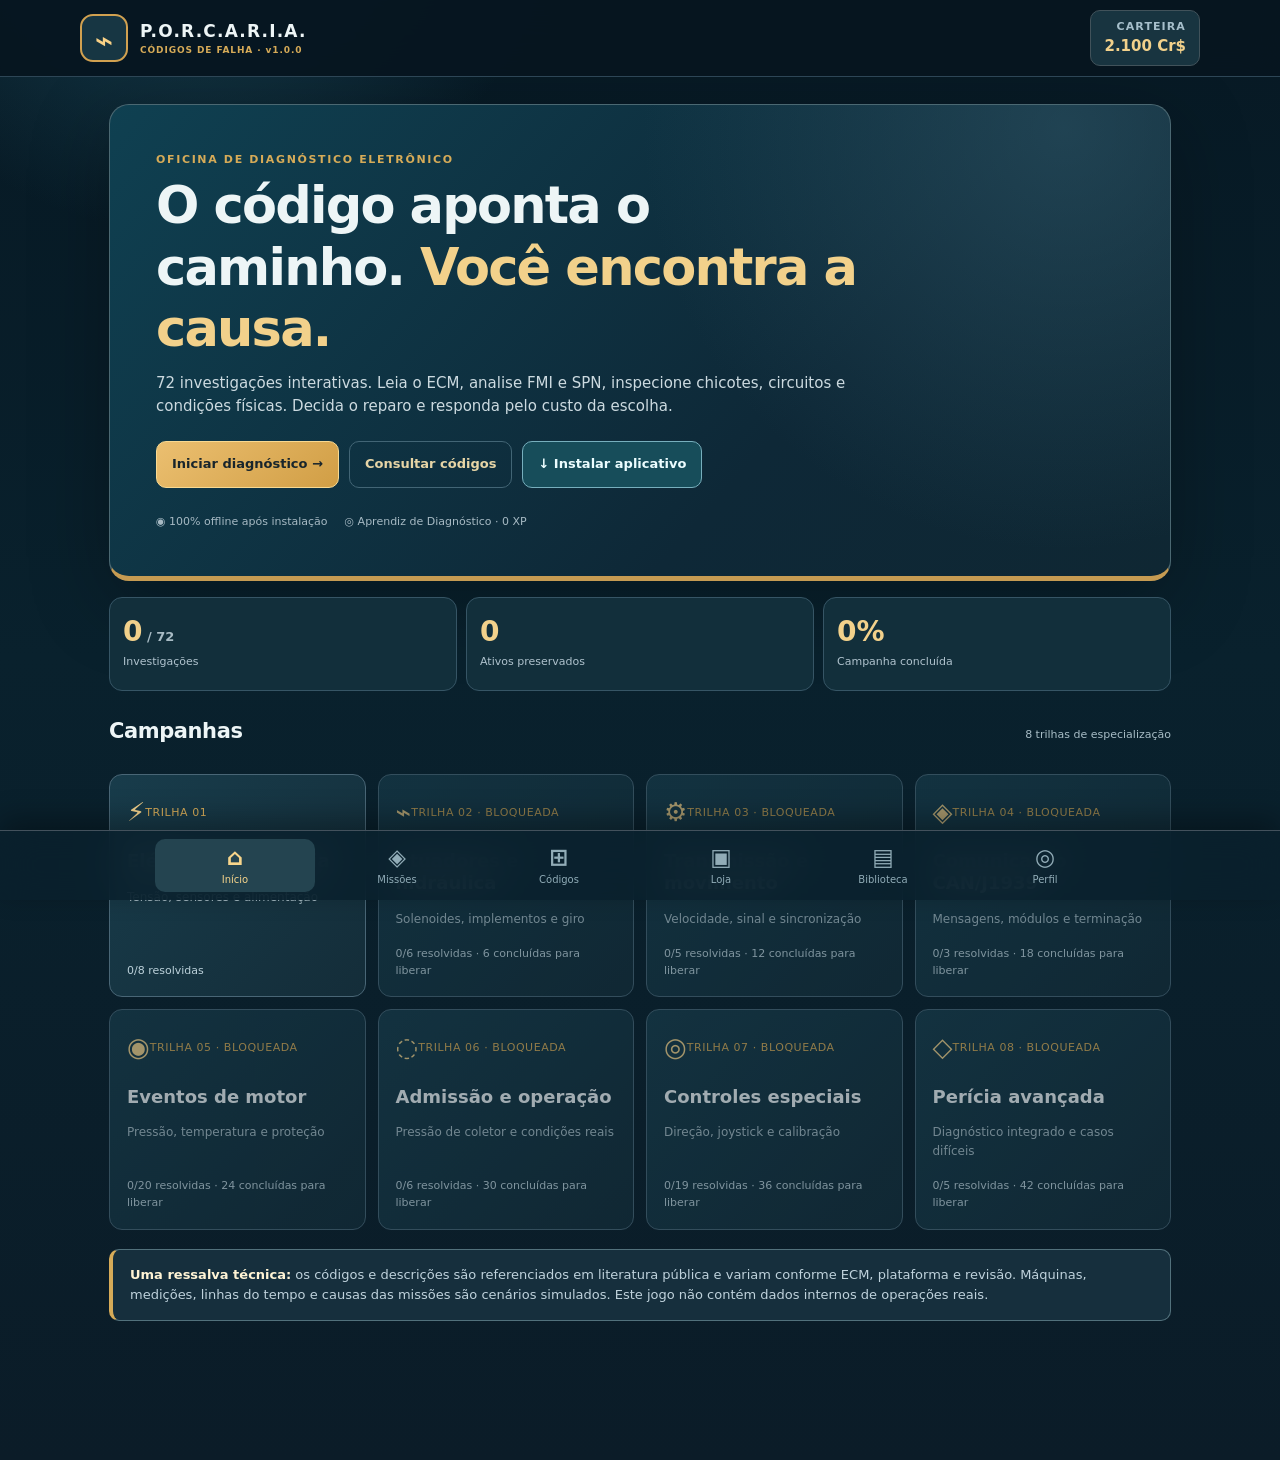
<file: index.html>
<!doctype html><html lang="pt-BR"><head><meta charset="utf-8"><meta name="viewport" content="width=device-width,initial-scale=1,viewport-fit=cover"><meta name="mobile-web-app-capable" content="yes"><meta name="theme-color" content="#091c26"><meta name="apple-mobile-web-app-capable" content="yes"><meta name="apple-mobile-web-app-status-bar-style" content="black-translucent"><meta name="apple-mobile-web-app-title" content="Códigos de Falha"><meta name="description" content="P.O.R.C.A.R.I.A. Códigos de Falha: diagnóstico eletrônico, 72 casos, catálogo FMI/J1939/CAT e economia de manutenção. PWA offline."><link rel="manifest" href="./manifest.webmanifest?revisao=pwa-20261012b"><link rel="icon" type="image/png" sizes="192x192" href="./icons/icon-192.png"><link rel="apple-touch-icon" href="./icons/icon-192.png"><link rel="stylesheet" href="./css/style.css"><title>P.O.R.C.A.R.I.A. — Códigos de Falha</title></head><body><div id="app"></div><div id="toast" class="toast" role="status" aria-live="polite"></div><input id="import-file" type="file" accept="application/json,.json" hidden><noscript>É necessário ativar JavaScript para jogar.</noscript><script src="./js/data.js"></script><script src="./js/core.js"></script><script src="./js/app.js"></script></body></html>
</file>
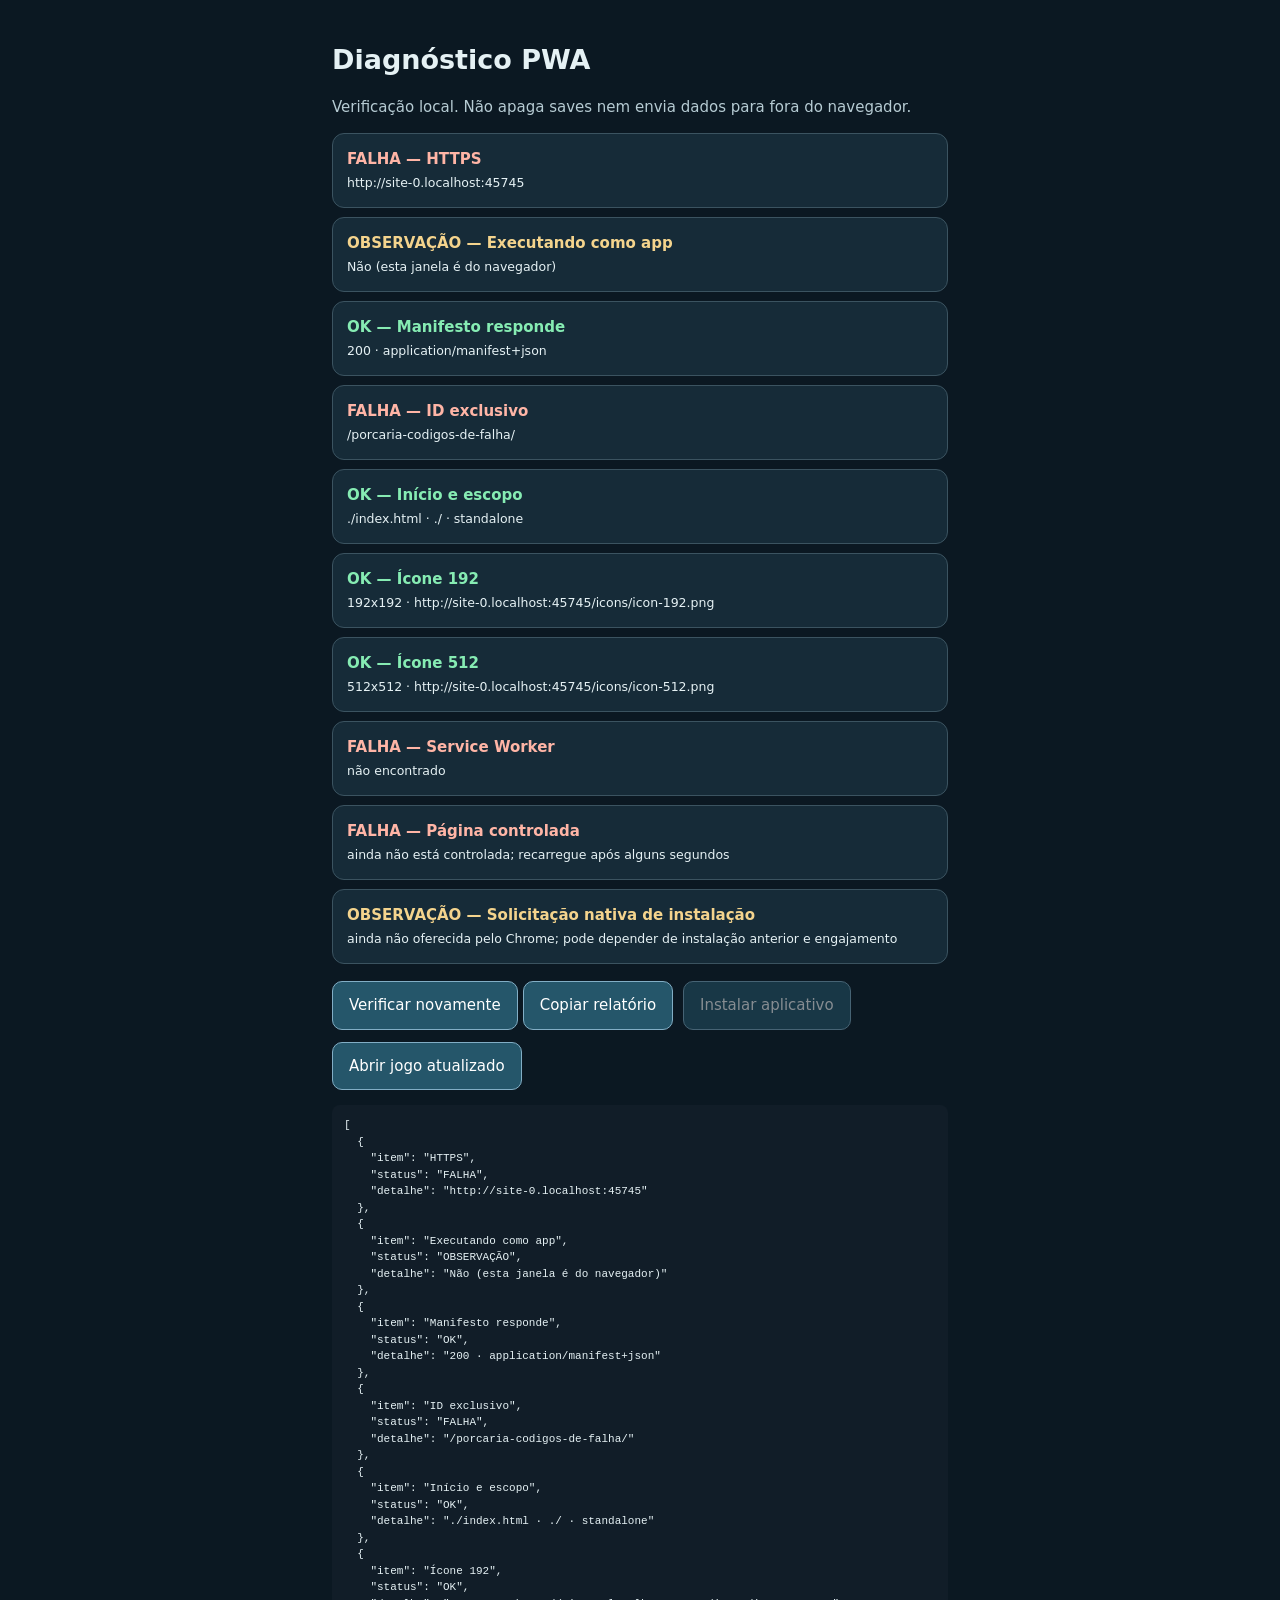
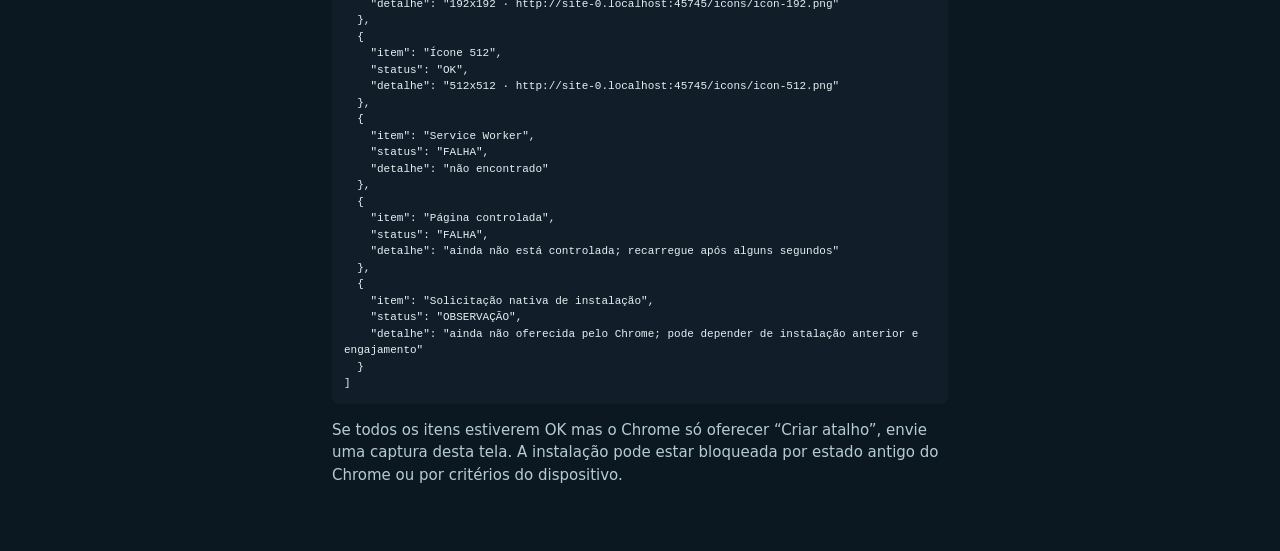
<file: pwa-diagnostico.html>
<!doctype html>
<html lang="pt-BR">
<head>
<meta charset="utf-8">
<meta name="viewport" content="width=device-width,initial-scale=1">
<meta name="theme-color" content="#11202a">
<meta name="mobile-web-app-capable" content="yes">
<link rel="manifest" href="./manifest.webmanifest?revisao=pwa-20261012b">
<title>Diagnóstico de instalação PWA</title>
<style>
:root{color-scheme:dark}*{box-sizing:border-box}body{margin:0;background:#0b1822;color:#e5f1f4;font:15px/1.5 system-ui,Arial,sans-serif}main{max-width:650px;margin:0 auto;padding:22px 17px 50px}h1{font-size:27px;margin-bottom:5px}p{color:#b6cbd3}.card{padding:14px;border:1px solid #3b5360;border-radius:12px;margin:9px 0;background:#162b38}.ok{color:#86ecb3}.bad{color:#ffb5a6}.waiting{color:#f4d48d}b{display:block}small{word-break:break-all}button,a.action{margin:8px 5px 4px 0;display:inline-block;padding:12px 16px;border:1px solid #82aec5;border-radius:10px;background:#25566a;color:#fff;text-decoration:none;font:inherit}button:disabled{opacity:.5}pre{font-size:11px;white-space:pre-wrap;overflow-wrap:anywhere;padding:12px;background:#111d28;border-radius:8px}
</style>
</head>
<body><main>
<h1>Diagnóstico PWA</h1><p>Verificação local. Não apaga saves nem envia dados para fora do navegador.</p>
<div id="status">Verificando manifesto, ícones e Service Worker…</div>
<button id="retry">Verificar novamente</button><button id="copy">Copiar relatório</button>
<button id="install" disabled>Instalar aplicativo</button>
<a class="action" href="./index.html?revisao=pwa-20261012b">Abrir jogo atualizado</a>
<pre id="log"></pre>
<p>Se todos os itens estiverem OK mas o Chrome só oferecer “Criar atalho”, envie uma captura desta tela. A instalação pode estar bloqueada por estado antigo do Chrome ou por critérios do dispositivo.</p>
<script>
const out=document.getElementById('status'),log=document.getElementById('log'),report=[];
let pendingInstall=null;
function put(name,ok,detail){report.push({item:name,status:ok===true?'OK':ok===false?'FALHA':'OBSERVAÇÃO',detalhe:String(detail||'')});out.innerHTML=report.map(x=>'<div class="card"><b class="'+(x.status==='OK'?'ok':x.status==='FALHA'?'bad':'waiting')+'">'+x.status+' — '+x.item+'</b><small>'+x.detalhe.replaceAll('&','&amp;').replaceAll('<','&lt;')+'</small></div>').join('');log.textContent=JSON.stringify(report,null,2);}
function imgCheck(src,width,height){return new Promise(resolve=>{const img=new Image();img.onload=()=>resolve({ok:img.naturalWidth===width&&img.naturalHeight===height,found:img.naturalWidth+'x'+img.naturalHeight});img.onerror=()=>resolve({ok:false,found:'imagem não carregou'});img.src=src;});}
async function run(){report.length=0;put('HTTPS',location.protocol==='https:',location.origin);put('Executando como app',null,matchMedia('(display-mode: standalone)').matches?'Sim':'Não (esta janela é do navegador)');let manifest;
try{const url=new URL('./manifest.webmanifest?diagnostico='+Date.now(),location.href);const response=await fetch(url,{cache:'no-store'});put('Manifesto responde',response.ok,response.status+' · '+response.headers.get('content-type'));manifest=await response.json();put('ID exclusivo',manifest.id===new URL('./',location.href).pathname,manifest.id);put('Início e escopo',!!manifest.start_url&&!!manifest.scope&&manifest.display==='standalone',manifest.start_url+' · '+manifest.scope+' · '+manifest.display);
const icons=manifest.icons||[];for(const size of [192,512]){const icon=icons.find(i=>i.sizes&&i.sizes.includes(size+'x'+size));if(!icon){put('Ícone '+size,false,'não declarado');continue;}const src=new URL(icon.src,url).href;const check=await imgCheck(src,size,size);put('Ícone '+size,check.ok,check.found+' · '+src);}
}catch(e){put('Manifesto',false,e.message);}
try{const r=await navigator.serviceWorker?.getRegistration('./');put('Service Worker',!!r?.active,r?.active?.scriptURL||'não encontrado');put('Página controlada',!!navigator.serviceWorker?.controller,navigator.serviceWorker?.controller?.scriptURL||'ainda não está controlada; recarregue após alguns segundos');}catch(e){put('Service Worker',false,e.message);}
put('Solicitação nativa de instalação',pendingInstall?true:null,pendingInstall?'disponível':'ainda não oferecida pelo Chrome; pode depender de instalação anterior e engajamento');
}
window.addEventListener('beforeinstallprompt',e=>{e.preventDefault();pendingInstall=e;document.getElementById('install').disabled=false;run();});
document.getElementById('install').onclick=async()=>{if(!pendingInstall)return;await pendingInstall.prompt();pendingInstall=null;document.getElementById('install').disabled=true;};
document.getElementById('retry').onclick=run;
document.getElementById('copy').onclick=async()=>{try{await navigator.clipboard.writeText(log.textContent);alert('Relatório copiado.');}catch(e){alert('Selecione o relatório abaixo para copiar.');}};
run();
</script>
</main></body></html>
</file>
<file: css/style.css>
:root{color-scheme:dark;--bg:#081922;--panel:#102a38;--panel2:#173746;--ink:#edf5f6;--muted:#a8bdc6;--gold:#d6ab58;--gold2:#f2d18b;--border:#365263;--green:#8ae5b4;--red:#ff9b91}*{box-sizing:border-box}html{scroll-behavior:smooth}body{margin:0;background:radial-gradient(circle at 15% -10%,#1a4859 0,transparent 380px),linear-gradient(180deg,#071924,#09212d 45%,#0b1c28);color:var(--ink);font-family:Inter,"Segoe UI",system-ui,Arial,sans-serif;line-height:1.55;min-height:100vh}button,input,select{font:inherit}button{cursor:pointer;transition:border-color .15s,background-color .15s,transform .15s}button:disabled{opacity:.45;cursor:not-allowed;transform:none!important}button:focus-visible,input:focus-visible,select:focus-visible{outline:2px solid var(--gold);outline-offset:3px}a{color:var(--gold2)}h1,h2,h3{line-height:1.2}h1{font-size:clamp(29px,5.5vw,51px);letter-spacing:-.035em;margin:7px 0 13px}h2{font-size:21px;letter-spacing:-.02em;margin:0 0 13px}h3{font-size:15px;margin:0 0 8px}p{color:var(--muted);margin:10px 0 15px}small{font-size:11px}.top{position:sticky;z-index:20;top:0;display:flex;justify-content:space-between;align-items:center;gap:12px;padding:10px max(13px,calc((100vw - 1120px)/2));background:rgba(7,22,32,.95);backdrop-filter:blur(18px);border-bottom:1px solid #2d4656;min-height:76px}.brand{display:flex;align-items:center;gap:12px;background:none;border:none;color:var(--ink);text-align:left;padding:0}.brandlogo{font-size:31px;font-weight:800;width:48px;height:48px;display:grid;place-items:center;border:2px solid #d1a150;border-radius:13px;background:#173643;color:#f9d186}.brand strong,.brand small{display:block}.brand strong{letter-spacing:.07em;font-size:17px}.brand small{letter-spacing:.1em;color:var(--gold);font-size:9px;font-weight:800}.balance{text-align:right;color:var(--ink);background:#183440;border:1px solid #41525a;padding:7px 13px;border-radius:10px}.balance small,.balance strong{display:block}.balance small{color:#a6bfcb;letter-spacing:.1em;font-weight:800}.balance strong{color:var(--gold2);font-size:15px}main{max-width:1100px;margin:0 auto;padding:27px 19px 120px}.bottom{position:fixed;z-index:25;bottom:0;left:0;right:0;display:flex;justify-content:center;gap:2px;padding:8px max(8px,calc((100vw - 1100px)/2)) calc(8px + env(safe-area-inset-bottom));background:#0a202ddf;backdrop-filter:blur(18px);border-top:1px solid #43515c;box-shadow:0 -10px 30px #0005}.navitem{flex:1;max-width:160px;display:flex;flex-direction:column;align-items:center;gap:0;border:0;border-radius:10px;background:transparent;color:#91acb7;padding:5px 2px}.navitem b{font-size:23px;line-height:1.2}.navitem small{font-size:10px}.navitem.on{background:#244450;color:#f7d58b}.eyebrow{font-weight:850;letter-spacing:.15em;text-transform:uppercase;font-size:11px;color:var(--gold)}.hero{background:radial-gradient(circle at 90% 5%,#3460717a,transparent 40%),linear-gradient(132deg,#0f4051,#0e2837 65%,#0f2733);border:1px solid #4b6872;border-bottom:5px solid #c69b52;border-radius:20px;padding:clamp(23px,6vw,46px);box-shadow:0 20px 80px #0004}.hero h1{max-width:730px}.hero h1 em{color:var(--gold2);font-style:normal}.hero p{font-size:15px;max-width:690px;color:#ccdae0}.heroactions{display:flex;gap:10px;flex-wrap:wrap;margin-top:23px}.herofooter{margin-top:25px;display:flex;gap:17px;flex-wrap:wrap;color:#a7bac4;font-size:11px}.primary,.secondary,.ghost,.outline,.dangerbtn{border-radius:10px;padding:12px 15px;font-weight:800;font-size:13px;min-height:43px}.primary{background:linear-gradient(140deg,#ebbf70,#d19e45);border:1px solid #f8d991;color:#18252c}.secondary{background:#174d5a;border:1px solid #77afbd;color:#ecfdff}.outline{background:#172d39;border:1px solid #536d77;color:#e9f3f7}.ghost{background:transparent;border:1px solid #426575;color:#e7d5a6}.dangerbtn{background:#92484b;border:1px solid #fa9f98;color:white}.wide{width:100%;margin-top:15px}.small{padding:8px 11px;min-height:33px;font-size:11px}.textbtn{color:var(--gold2);background:transparent;border:0;text-decoration:underline;padding:6px;text-align:left;font-size:12px}.flex{display:flex;align-items:center;gap:10px}.flex.wrap{flex-wrap:wrap}.flex.between{justify-content:space-between}.buttons{flex-wrap:wrap;margin-top:17px}.buttons>*{flex:1;min-width:145px}.stats{display:grid;grid-template-columns:repeat(3,minmax(0,1fr));gap:9px;margin:16px 0 28px}.stats>div{background:#122f3b;border:1px solid #365565;border-radius:13px;padding:17px 13px}.stats strong{font-size:28px;display:block;line-height:1.2;color:var(--gold2)}.stats strong small{font-size:13px;color:#a9bcc5}.stats span{font-size:11px;color:#b0c3ce}.notice{margin:19px 0;background:#162f3d;border:1px solid #52717c;border-left:4px solid var(--gold);border-radius:10px;padding:15px 17px;color:#bfd2dc;font-size:13px}.notice b,.notice strong{color:#fff4d5}.notice.success{border-color:#4c8873;background:#163c36;color:#abedca}.notice.danger{background:#422c35;border-color:#e59d8d}.headingline{display:flex;align-items:baseline;gap:10px;justify-content:space-between;margin:27px 0 17px}.headingline small{color:var(--muted)}.chapters{display:grid;grid-template-columns:repeat(4,minmax(0,1fr));gap:12px}.chapter{background:linear-gradient(135deg,#183c4b,#142d39);border:1px solid #496676;color:#eff5f7;border-radius:13px;padding:17px;text-align:left;min-height:210px;display:flex;flex-direction:column;gap:4px}.chapter:hover,.mission:hover:not(:disabled),.manual:hover{border-color:var(--gold);transform:translateY(-2px)}.chapter h3{font-size:18px;margin-top:14px}.chapter p{font-size:12px;flex:1;margin:4px 0}.chapter>small{color:#bcd1da}.chapterupper{display:flex;justify-content:space-between;align-items:center}.chapterupper span{font-size:26px;color:var(--gold2)}.chapterupper small{color:var(--gold);text-align:right;letter-spacing:.05em}.progress{height:5px;background:#284654;border-radius:3px;overflow:hidden}.progress span{display:block;height:100%;background:#dfb76d}.chapter.locked{opacity:.66}.pagehead{margin-bottom:24px}.pagehead h1{margin-bottom:5px}.pagehead p{max-width:760px}.searchrow{display:grid;grid-template-columns:1fr 250px;gap:10px;margin-bottom:20px}input:not([type=checkbox]),select{background:#173441;border:1px solid #5a6d74;border-radius:10px;color:white;padding:12px 14px;min-width:0}.missions{display:grid;grid-template-columns:repeat(2,minmax(0,1fr));gap:11px}.mission{display:flex;align-items:stretch;flex-direction:column;min-height:220px;padding:20px;text-align:left;color:var(--ink);border:1px solid #435b68;border-radius:13px;background:linear-gradient(130deg,#173442,#112b38)}.mission.muted{opacity:.44}.mission h3{font-size:17px;margin:15px 0 9px}.mission p{font-size:12px;flex:1;margin:2px 0 14px}.missionbottom{display:flex;align-items:center;justify-content:space-between;gap:9px;color:var(--gold2);font-weight:750;font-size:12px;margin-top:15px;border-top:1px solid #3b5461;padding-top:12px}.missionbottom small{color:#93aebc}.pill{border-radius:6px;background:#244757;border:1px solid #437185;padding:3px 8px;color:#b2d2df;font-weight:800;font-size:10px;letter-spacing:.03em;display:inline-block}.pill.red{background:#5d323a;color:#ffb4a9;border-color:#a86769}.pill.amber,.pill.gold{color:#f4d58d;border-color:#b39150;background:#463d2c}.pill.green{background:#19473c;border-color:#40866b;color:#9cf2c0}.tag{border:1px solid #456573;border-radius:5px;padding:2px 7px;font-size:10px;color:#c5dee7}.minor{font-size:11px;color:#94aeb9;margin-top:17px}.gamebar{display:flex;justify-content:space-between;align-items:center;gap:12px;color:#c69f62;font-size:11px;letter-spacing:.08em;font-weight:800}.stepbars{display:grid;grid-template-columns:repeat(6,1fr);gap:5px;margin:14px 0 20px}.stepbars>div{height:5px;background:#2b4453;border-radius:3px}.stepbars>div.on{background:var(--gold)}.casehero{margin-bottom:20px}.casehero h1{font-size:clamp(24px,4vw,36px)}.casehero>.flex{margin:12px 0}.casehero p{color:#c9dbe1}.gamepanel{border-radius:16px;background:#112b39;border:1px solid #4c6877;padding:clamp(18px,4vw,30px)}.gamepanel>p{font-size:14px}.stagename{font-size:10px;font-weight:900;letter-spacing:.12em;color:var(--gold);margin-bottom:10px}.choices{display:grid;gap:9px;margin:18px 0}.choice{min-height:66px;border:1px solid #476676;border-radius:10px;background:#1c3e4a;text-align:left;color:#edf4f7;padding:15px;display:flex;gap:10px;align-items:center;justify-content:space-between;font-size:13px}.choice>span{font-size:20px;color:var(--gold2)}.choice.selected{background:#3d3d2d;border-color:#edc674}.terminal{background:#061b22;border:1px solid #366b71;box-shadow:inset 0 0 30px #00151d;border-radius:12px;padding:12px 17px;margin:22px 0;font-family:ui-monospace,SFMono-Regular,Consolas,monospace}.terminalhead{display:flex;justify-content:space-between;align-items:center;gap:10px;color:#80f3c1;font-size:12px;padding:10px 0;border-bottom:1px solid #224e53}.terminalhead span{font-size:10px}.termrow{display:grid;grid-template-columns:145px 1fr;gap:15px;padding:9px 0;border-bottom:1px solid #1a3b43;align-items:start;font-size:12px}.termrow span{color:#86adb5}.termrow strong{font-weight:700;color:#d9ece9}.ambertext{color:var(--gold2)!important}.greentext{color:var(--green)!important}.redtext{color:var(--red)!important}.testsgrid{display:grid;grid-template-columns:repeat(2,minmax(0,1fr));gap:12px;margin:20px 0}.test{border:1px solid #406271;border-radius:12px;background:#183845;padding:17px}.test .flex{align-items:flex-start}.test h3{font-size:13px;margin:0}.test p{font-size:12px}.evidence{background:#092e30;border-left:3px solid #68c2a0;border-radius:5px;padding:11px 13px;margin-top:14px}.evidence b{font-size:12px;color:#8bf0bd}.evidence p{color:#c6e4dc;margin:7px 0 2px;font-size:12px}.evidencefeed{margin:20px 0}.evidencefeed>div{background:#153c3b;border-left:3px solid #78c1a0;margin:8px 0;padding:11px 13px;border-radius:5px}.evidencefeed span{font-weight:850;font-size:11px;color:#a6f3cd}.evidencefeed p{font-size:12px;margin:5px 0}.scorebox{padding:24px;text-align:center;background:#173f36;border:1px solid #42846d;border-radius:16px;margin-bottom:20px}.scorebox.bad{background:#45323a;border-color:#9e5b61}.scorebox>span{display:block;color:var(--gold2);font-size:11px;text-transform:uppercase;letter-spacing:.11em}.scorebox>strong{display:block;font-size:76px;line-height:1.1;color:#ffdb96}.scorebox>strong small{font-size:18px;color:#c5d8d6}.scorebox h2{margin:7px 0 13px}.scorebox p{color:#dbe8e4;font-size:13px;max-width:650px;margin:auto}.reportpaper,.paper{background:#f1efe7;color:#19303b;border-radius:13px;padding:clamp(18px,5vw,40px);margin:15px 0}.reportpaper p,.paper p{color:#3c535b;font-size:14px;line-height:1.7}.reportpaper h2,.paper h3{color:#144b63}.reportpaper b{color:#193947}.paperhead{letter-spacing:.09em;font-weight:900;color:#a67a32;font-size:11px;margin-bottom:15px}.walletcard{padding:24px;border-radius:14px;border:1px solid #71866a;background:linear-gradient(140deg,#185258,#143846);margin-bottom:22px}.walletcard span,.walletcard small{display:block;color:#c6d8dc;letter-spacing:.09em}.walletcard span{font-size:11px;font-weight:900}.walletcard strong{font-size:clamp(26px,5vw,41px);color:var(--gold2);display:block}.walletcard small{letter-spacing:normal}.groupname{margin:28px 0 14px}.shoplist,.sources,.codegrid{display:grid;gap:10px}.shopitem{display:flex;justify-content:space-between;align-items:center;gap:15px;padding:17px;border:1px solid #3e606a;background:#153441;border-radius:12px}.shopitem strong{font-size:15px}.shopitem p{margin:5px 0;font-size:12px}.shopitem small{color:var(--gold2)}.shopactions{text-align:right;flex:0 0 120px}.shopactions>span{display:block;color:var(--gold2);font-weight:800;margin-bottom:8px}.manualgrid,.codegrid{display:grid;grid-template-columns:repeat(3,minmax(0,1fr));gap:12px}.manual,.codeitem,.sourcecard{border:1px solid #496878;background:#183947;border-radius:13px;padding:20px;color:var(--ink);text-align:left}.manual{display:flex;flex-direction:column;min-height:210px}.manual.closed{opacity:.82}.manualicon{font-size:32px;color:var(--gold2)}.manual h3{margin:12px 0 8px;font-size:17px}.manual p{font-size:12px;flex:1}.manual small{color:var(--gold2)}.codeitem h3{margin:14px 0 9px;color:var(--gold2);font-size:16px;overflow-wrap:anywhere}.codeitem strong{font-size:12px}.codeitem p{font-size:11px}.sourcecard h3{font-size:17px;margin:10px 0}.sourcecard p{font-size:12px}.sources{grid-template-columns:repeat(2,minmax(0,1fr))}.setting{border:1px solid #476170;background:#152f3d;border-radius:13px;padding:23px;margin:15px 0}.setting p{font-size:13px}.ledger{border:1px solid #365562;border-radius:11px;overflow:hidden}.ledger>div{display:flex;justify-content:space-between;gap:15px;align-items:start;padding:11px 15px;font-size:12px;border-bottom:1px solid #314d5b}.ledger>div:last-child{border:0}.ledger span{color:#d0dfe5}.ledger b{white-space:nowrap}.overlay{position:fixed;z-index:100;inset:0;background:#000b;display:grid;place-items:center;padding:15px}.dialog{background:#183440;color:#f3f7f8;border:1px solid #d1a35d;border-radius:17px;width:min(100%,520px);padding:27px;box-shadow:0 20px 80px #000e;max-height:calc(100vh - 35px);overflow:auto}.dialogicon{font-size:36px;color:#ffc67c}.dialog p{font-size:13px;color:#d1e1e4}.check{display:flex;align-items:start;gap:9px;margin:15px 0;font-size:12px}.check input{margin-top:2px;width:22px;height:22px;accent-color:#d6a348}.toast{position:fixed;z-index:250;bottom:85px;left:50%;transform:translateX(-50%) translateY(30px);opacity:0;pointer-events:none;background:#e5be71;color:#152c36;border-radius:10px;font-weight:900;max-width:95vw;padding:12px 16px;box-shadow:0 10px 35px #0009;transition:all .2s}.toast.visible{transform:translateX(-50%) translateY(0);opacity:1}@media(max-width:900px){.chapters{grid-template-columns:repeat(2,1fr)}.manualgrid,.codegrid{grid-template-columns:repeat(2,1fr)}}@media(max-width:640px){.top{min-height:69px;padding:9px 11px}.brand{gap:7px}.brandlogo{height:40px;width:40px;font-size:25px}.brand strong{font-size:11px}.brand small{font-size:8px}.balance{padding:6px 8px}.balance strong{font-size:11px}.balance small{font-size:8px}main{padding:19px 13px 110px}.bottom{padding:6px 5px calc(7px + env(safe-area-inset-bottom))}.navitem b{font-size:21px}.navitem small{font-size:9px}.chapters,.missions,.manualgrid,.codegrid,.sources,.testsgrid{grid-template-columns:1fr}.stats>div{padding:11px 8px}.stats strong{font-size:20px}.stats span{font-size:9px}.searchrow{grid-template-columns:1fr}.gamepanel{padding:17px}.termrow{grid-template-columns:115px 1fr;gap:8px;font-size:10px}.terminalhead{font-size:10px}.terminalhead span{font-size:9px}.shopitem{align-items:flex-start}.shopactions{flex-basis:102px}.dialog{padding:19px}.buttons{flex-direction:column}.buttons>*{width:100%}.scorebox>strong{font-size:59px}}

.medals{display:flex;flex-wrap:wrap;gap:8px;margin:17px 0 2px}.medal{font-size:11px;border:1px solid #48616e;color:#a2b4be;border-radius:7px;padding:7px 9px}.medal.earned{background:#4e422b;border-color:#ccab5e;color:#ffe1a2}.paper p{white-space:pre-line}
</file>
